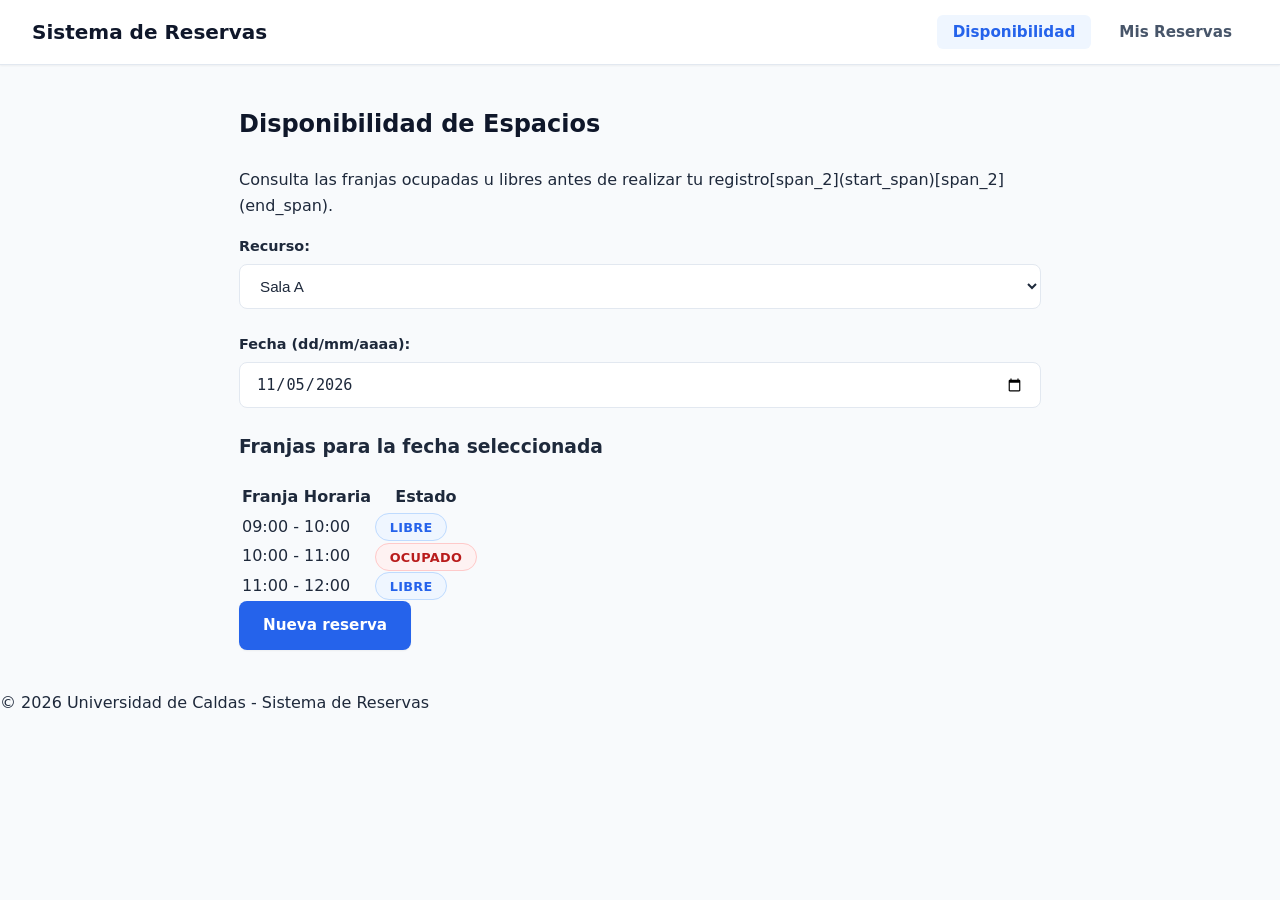
<file: index.html>
<!DOCTYPE html>
<html lang="es">
<head>
    <meta charset="UTF-8">
    <meta name="viewport" content="width=device-width, initial-scale=1.0">
    <title>Disponibilidad de Espacios - Sistema de Reservas</title>
    <link rel="stylesheet" href="css/styles.css">
</head>
<body>
    <header>
        <h1>Sistema de Reservas</h1>
        <nav aria-label="Navegación principal">
            <ul>
                <li><a href="index.html" aria-current="page">Disponibilidad</a></li>
                <li><a href="mis-reservas.html">Mis Reservas</a></li>
            </ul>
        </nav>
    </header>

    <main>
        <h2>Disponibilidad de Espacios</h2>
        <p class="descripcion-seccion">Consulta las franjas ocupadas u libres antes de realizar tu registro[span_2](start_span)[span_2](end_span).</p>

        <section class="filtros" aria-label="Filtros de búsqueda">
            <div class="campo">
                <label for="recurso-select">Recurso:</label>
                <select id="recurso-select">
                    <option value="sala-a">Sala A</option>
                    <option value="sala-b">Sala B</option>
                </select>
            </div>

            <div class="campo">
                <label for="fecha-select">Fecha (dd/mm/aaaa):</label>
                <input type="date" id="fecha-select" value="2026-11-05">
            </div>
        </section>

        <section class="grid-horarios" aria-label="Franjas horarias">
            <h3>Franjas para la fecha seleccionada</h3>
            <table class="tabla-disponibilidad">
                <thead>
                    <tr>
                        <th>Franja Horaria</th>
                        <th>Estado</th>
                    </tr>
                </thead>
                <tbody>
                    <tr>
                        <td>09:00 - 10:00</td>
                        <td><span class="badge libre">Libre</span></td>
                    </tr>
                    <tr>
                        <td>10:00 - 11:00</td>
                        <td><span class="badge ocupado">Ocupado</span></td>
                    </tr>
                    <tr>
                        <td>11:00 - 12:00</td>
                        <td><span class="badge libre">Libre</span></td>
                    </tr>
                </tbody>
            </table>
        </section>

        <section class="acciones">
            <a href="reservacion.html" class="btn-primario">Nueva reserva</a>
        </section>
    </main>

    <footer>
        <p>&copy; 2026 Universidad de Caldas - Sistema de Reservas</p>
    </footer>
    <script src="js/app.js"></script>
</body>
</html>
</file>
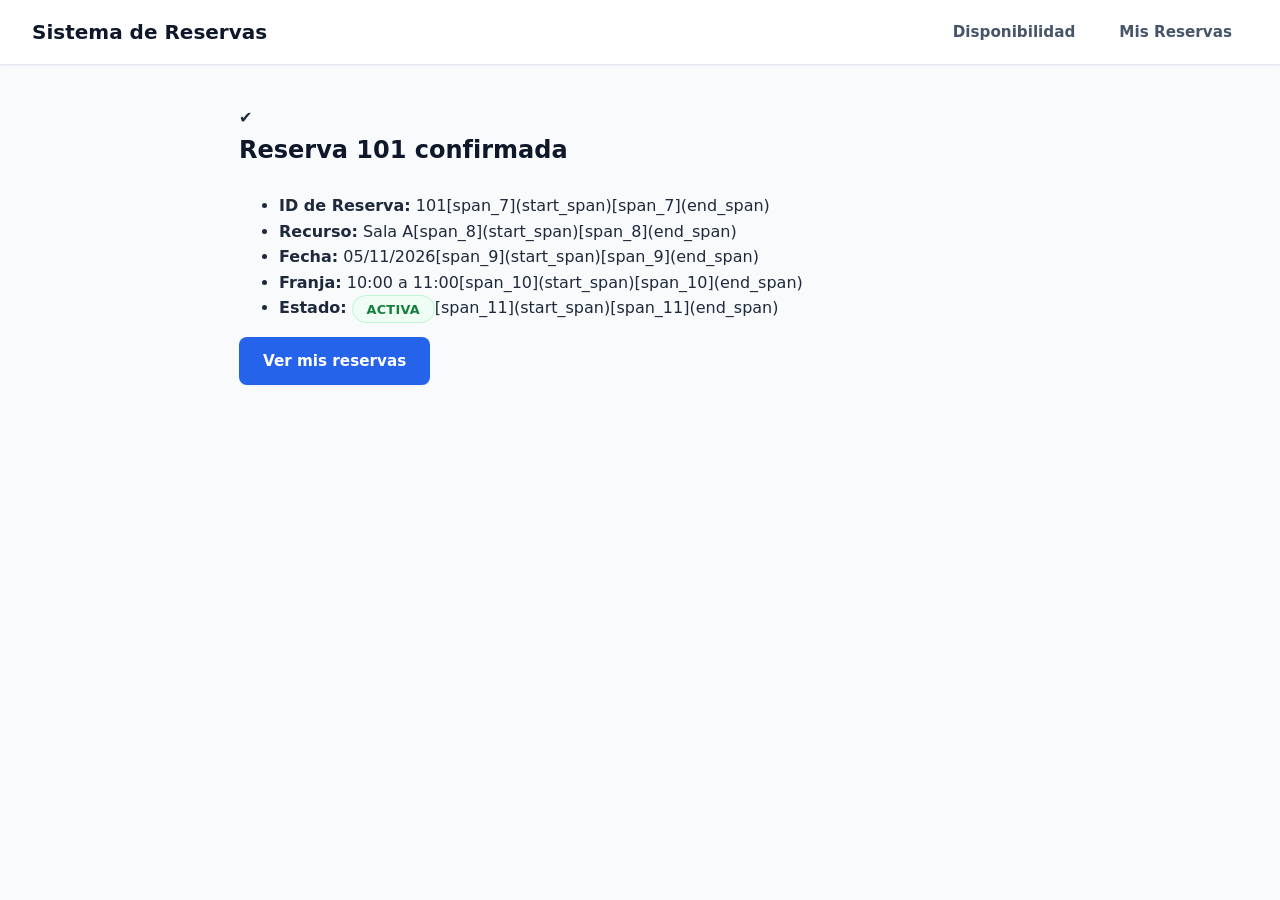
<file: confirmacion.html>
<!DOCTYPE html>
<html lang="es">
<head>
    <meta charset="UTF-8">
    <meta name="viewport" content="width=device-width, initial-scale=1.0">
    <title>Confirmación de Reserva - Sistema de Reservas</title>
    <link rel="stylesheet" href="css/styles.css">
</head>
<body>
    <header>
        <h1>Sistema de Reservas</h1>
        <nav aria-label="Navegación principal">
            <ul>
                <li><a href="index.html">Disponibilidad</a></li>
                <li><a href="mis-reservas.html">Mis Reservas</a></li>
            </ul>
        </nav>
    </header>

    <main class="contenedor-centrado">
        <div class="tarjeta-exito" role="region" aria-label="Resultado exitoso">
            <div class="icono-exito" aria-hidden="true">✔</div>
            <h2>Reserva 101 confirmada</h2>
            
            <ul class="resumen-lista">
                <li><strong>ID de Reserva:</strong> 101[span_7](start_span)[span_7](end_span)</li>
                <li><strong>Recurso:</strong> Sala A[span_8](start_span)[span_8](end_span)</li>
                <li><strong>Fecha:</strong> 05/11/2026[span_9](start_span)[span_9](end_span)</li>
                <li><strong>Franja:</strong> 10:00 a 11:00[span_10](start_span)[span_10](end_span)</li>
                <li><strong>Estado:</strong> <span class="badge activa">Activa</span>[span_11](start_span)[span_11](end_span)</li>
            </ul>

            <div class="acciones">
                <a href="mis-reservas.html" class="btn-primario">Ver mis reservas</a>
            </div>
        </div>
    </main>
    <script src="js/app.js"></script>
</body>
</html>
</file>
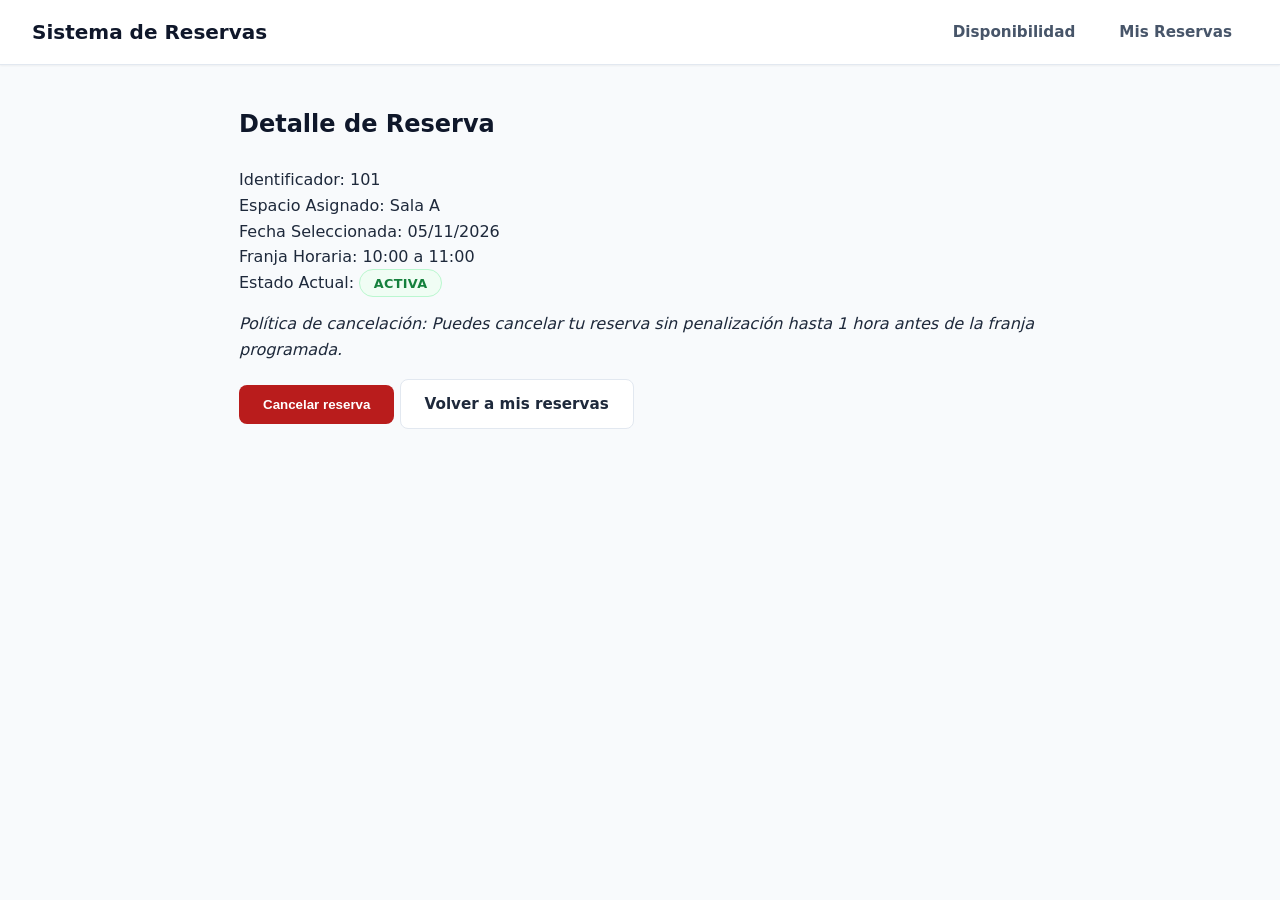
<file: detalle.html>
<!DOCTYPE html>
<html lang="es">
<head>
    <meta charset="UTF-8">
    <meta name="viewport" content="width=device-width, initial-scale=1.0">
    <title>Detalle de Reserva - Sistema de Reservas</title>
    <link rel="stylesheet" href="css/styles.css">
</head>
<body>
    <header>
        <h1>Sistema de Reservas</h1>
        <nav aria-label="Navegación principal">
            <ul>
                <li><a href="index.html">Disponibilidad</a></li>
                <li><a href="mis-reservas.html">Mis Reservas</a></li>
            </ul>
        </nav>
    </header>

    <main>
        <h2>Detalle de Reserva</h2>

        <section class="ficha-detalle" aria-label="Información completa de la reserva">
            <div class="grupo-detalle">
                <span class="etiqueta">Identificador:</span>
                <span class="valor">101</span>
            </div>
            <div class="grupo-detalle">
                <span class="etiqueta">Espacio Asignado:</span>
                <span class="valor">Sala A</span>
            </div>
            <div class="grupo-detalle">
                <span class="etiqueta">Fecha Seleccionada:</span>
                <span class="valor">05/11/2026</span>
            </div>
            <div class="grupo-detalle">
                <span class="etiqueta">Franja Horaria:</span>
                <span class="valor">10:00 a 11:00</span>
            </div>
            <div class="grupo-detalle">
                <span class="etiqueta">Estado Actual:</span>
                <span class="valor"><span class="badge activa">Activa</span></span>
            </div>

            <p class="nota-politica">
                <em>Política de cancelación: Puedes cancelar tu reserva sin penalización hasta 1 hora antes de la franja programada.</em>
            </p>
        </section>

        <section class="acciones-detalle">
            <button type="button" class="btn-peligro" onclick="alert('Reserva cancelada exitosamente')">Cancelar reserva</button>
            <a href="mis-reservas.html" class="btn-secundario">Volver a mis reservas</a>
        </section>
    </main>
    <script src="js/app.js"></script>
</body>
</html>
</file>
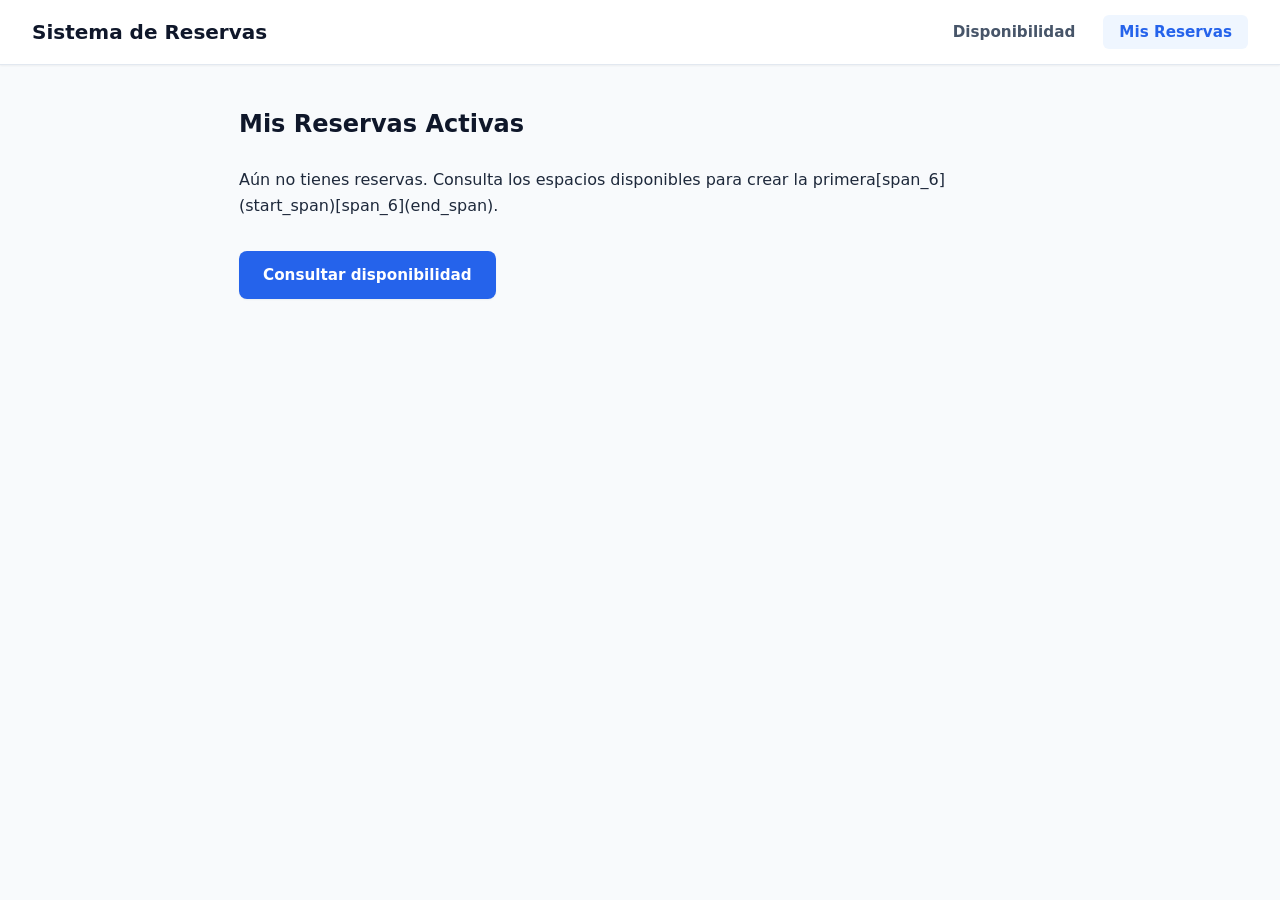
<file: mis-reservas.html>
<!DOCTYPE html>
<html lang="es">
<head>
    <meta charset="UTF-8">
    <meta name="viewport" content="width=device-width, initial-scale=1.0">
    <title>Mis Reservas - Sistema de Reservas</title>
    <link rel="stylesheet" href="css/styles.css">
</head>
<body>
    <header>
        <h1>Sistema de Reservas</h1>
        <nav aria-label="Navegación principal">
            <ul>
                <li><a href="index.html">Disponibilidad</a></li>
                <li><a href="mis-reservas.html" aria-current="page">Mis Reservas</a></li>
            </ul>
        </nav>
    </header>

    <main>
        <h2>Mis Reservas Activas</h2>

        <!-- LISTADO DE RESERVAS -->
        <div class="lista-tarjetas">
            <article class="tarjeta-reserva">
                <div class="info-reserva">
                    <span class="id-reserva">ID: 101</span>
                    <h3>Sala A</h3>
                    <p>Fecha: 05/11/2026 | 10:00 - 11:00</p>
                    <span class="badge activa">Activa</span>
                </div>
                <div class="acciones-tarjeta">
                    <a href="detalle.html" class="btn-secundario">Ver detalle</a>
                </div>
            </article>
        </div>

        <!-- 
          ESTADO VACÍO (P04_vacio): 
          Descomentar este bloque si el usuario no tiene registros previos[span_13](start_span)[span_13](end_span).
        -->
        <!--
        <div class="estado-vacio" style="display: none;">
            <p>Aún no tienes reservas. Consulta los espacios disponibles para crear la primera[span_14](start_span)[span_14](end_span).</p>
            <a href="index.html" class="btn-primario">Consultar disponibilidad</a>
        </div>
        -->
    </main>
    <script src="js/app.js"></script>
</body>
</html>
</file>
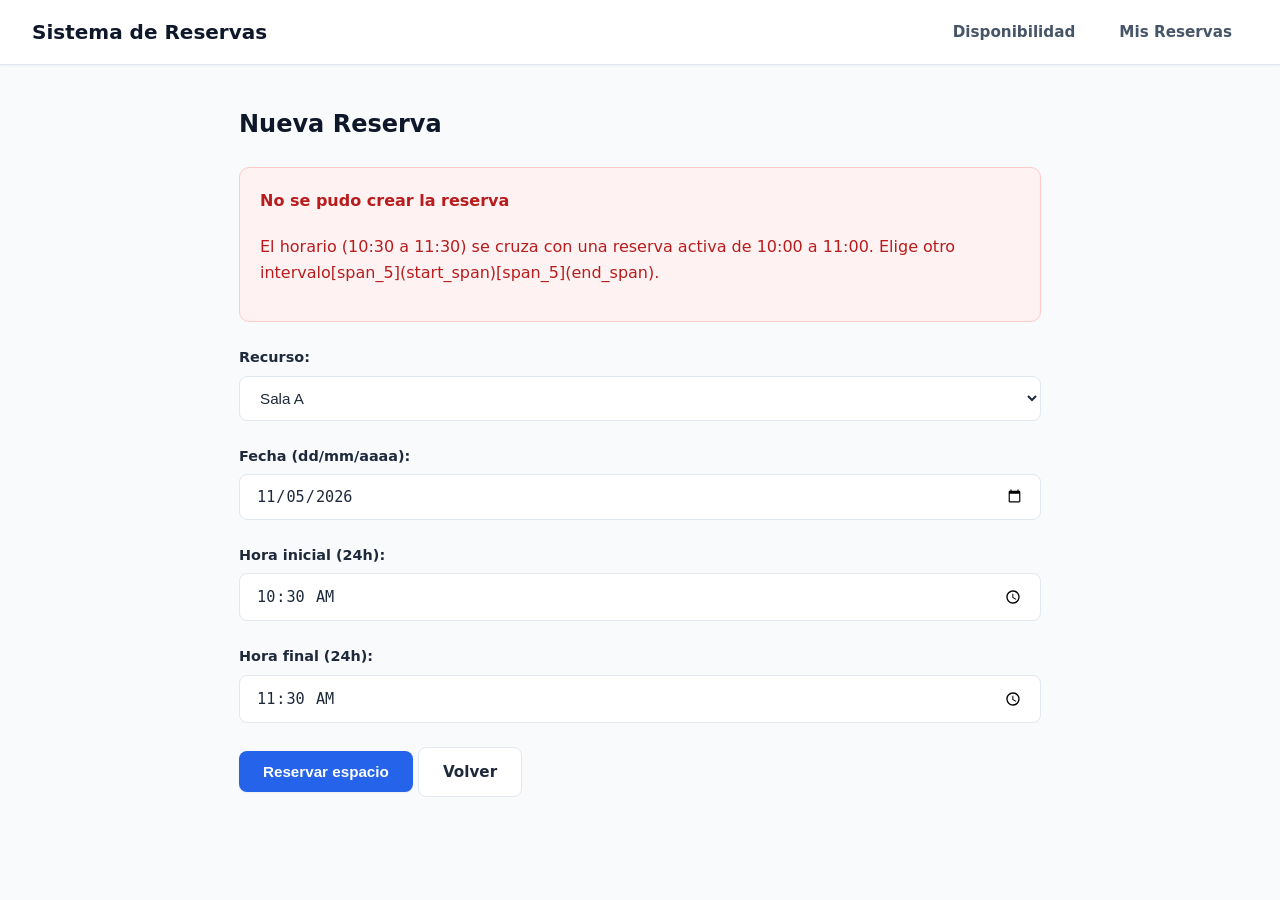
<file: reservacion.html>
<!DOCTYPE html>
<html lang="es">
<head>
    <meta charset="UTF-8">
    <meta name="viewport" content="width=device-width, initial-scale=1.0">
    <title>Nueva Reserva - Sistema de Reservas</title>
    <link rel="stylesheet" href="css/styles.css">
</head>
<body>
    <header>
        <h1>Sistema de Reservas</h1>
        <nav aria-label="Navegación principal">
            <ul>
                <li><a href="index.html">Disponibilidad</a></li>
                <li><a href="mis-reservas.html">Mis Reservas</a></li>
            </ul>
        </nav>
    </header>

    <main>
        <h2>Nueva Reserva</h2>

        <!-- Región accesible para errores (P02_error)[span_4](start_span)[span_4](end_span) -->
        <div id="mensaje-error" role="alert" aria-live="polite" class="alerta-error">
            <h3>No se pudo crear la reserva</h3>
            <p>El horario (10:30 a 11:30) se cruza con una reserva activa de 10:00 a 11:00. Elige otro intervalo[span_5](start_span)[span_5](end_span).</p>
        </div>

        <form id="form-reserva" action="confirmacion.html" method="GET">
            <div class="campo">
                <label for="recurso">Recurso:</label>
                <select id="recurso" name="recurso" required>
                    <option value="sala-a" selected>Sala A</option>
                    <option value="sala-b">Sala B</option>
                </select>
            </div>

            <div class="campo">
                <label for="fecha">Fecha (dd/mm/aaaa):</label>
                <input type="date" id="fecha" name="fecha" value="2026-11-05" required>
            </div>

            <div class="campo">
                <label for="hora-inicio">Hora inicial (24h):</label>
                <input type="time" id="hora-inicio" name="hora-inicio" value="10:30" required>
            </div>

            <div class="campo">
                <label for="hora-fin">Hora final (24h):</label>
                <input type="time" id="hora-fin" name="hora-fin" value="11:30" required>
            </div>

            <div class="acciones-form">
                <button type="submit" class="btn-primario">Reservar espacio</button>
                <a href="index.html" class="btn-secundario">Volver</a>
            </div>
        </form>
    </main>
    <script src="js/app.js"></script>
</body>
</html>
</file>
<file: css/styles.css>
/* ==========================================================================
   SISTEMA DE RESERVAS DE ESPACIOS - DESIGN SYSTEM (UI/UX MODERNIZADO)
   Universidad de Caldas • Cumplimiento WCAG 2.1 AA
   ========================================================================== */

:root {
    /* Paleta Principal */
    --primary-600: #2563eb;
    --primary-700: #1d4ed8;
    --primary-50: #eff6ff;
    
    /* Neutros */
    --slate-50: #f8fafc;
    --slate-100: #f1f5f9;
    --slate-200: #e2e8f0;
    --slate-600: #475569;
    --slate-800: #1e293b;
    --slate-900: #0f172a;

    /* Estados */
    --success-bg: #f0fdf4;
    --success-border: #bbf7d0;
    --success-text: #15803d;
    
    --danger-bg: #fef2f2;
    --danger-border: #fecaca;
    --danger-text: #b91c1c;

    /* Sombras Elevadas */
    --shadow-sm: 0 1px 2px 0 rgb(0 0 0 / 0.05);
    --shadow-md: 0 4px 6px -1px rgb(0 0 0 / 0.1), 0 2px 4px -2px rgb(0 0 0 / 0.1);
    --shadow-lg: 0 10px 15px -3px rgb(0 0 0 / 0.1), 0 4px 6px -4px rgb(0 0 0 / 0.1);

    --radius: 10px;
    --transition: all 0.2s ease-in-out;
}

/* Reset y Bases */
*, *::before, *::after { box-sizing: border-box; }

body {
    font-family: 'Inter', system-ui, -apple-system, BlinkMacSystemFont, "Segoe UI", Roboto, sans-serif;
    background-color: var(--slate-50);
    color: var(--slate-800);
    line-height: 1.6;
    margin: 0;
    padding: 0;
}

/* Encabezado Principal */
header {
    background-color: #ffffff;
    border-bottom: 1px solid var(--slate-200);
    padding: 1rem 2rem;
    box-shadow: var(--shadow-sm);
    display: flex;
    justify-content: space-between;
    align-items: center;
}

header h1 {
    font-size: 1.25rem;
    font-weight: 700;
    color: var(--slate-900);
    margin: 0;
    display: flex;
    align-items: center;
    gap: 8px;
}

header nav ul {
    list-style: none;
    display: flex;
    gap: 0.75rem;
    margin: 0;
    padding: 0;
}

header nav a {
    text-decoration: none;
    color: var(--slate-600);
    font-weight: 600;
    font-size: 0.95rem;
    padding: 0.5rem 1rem;
    border-radius: calc(var(--radius) - 4px);
    transition: var(--transition);
}

header nav a:hover {
    background-color: var(--slate-100);
    color: var(--primary-600);
}

header nav a[aria-current="page"] {
    background-color: var(--primary-50);
    color: var(--primary-600);
}

/* Foco de Accesibilidad Resaltado */
a:focus-visible, button:focus-visible, input:focus-visible, select:focus-visible {
    outline: 3px solid var(--primary-600) !important;
    outline-offset: 3px !important;
    border-radius: 4px;
}

/* Contenedor Principal */
main {
    max-width: 850px;
    margin: 2.5rem auto;
    padding: 0 1.5rem;
}

main h2 {
    font-size: 1.5rem;
    color: var(--slate-900);
    margin-top: 0;
    margin-bottom: 1.5rem;
}

/* Estructura de Formularios */
.form-card {
    background: #ffffff;
    border: 1px solid var(--slate-200);
    border-radius: var(--radius);
    padding: 2rem;
    box-shadow: var(--shadow-md);
}

.campo {
    margin-bottom: 1.5rem;
}

.campo label {
    display: block;
    font-weight: 600;
    font-size: 0.9rem;
    color: var(--slate-800);
    margin-bottom: 0.4rem;
}

input, select {
    width: 100%;
    padding: 0.75rem 1rem;
    border: 1px solid var(--slate-200);
    border-radius: calc(var(--radius) - 2px);
    font-size: 0.95rem;
    color: var(--slate-800);
    background-color: #ffffff;
    transition: var(--transition);
}

input:hover, select:hover {
    border-color: #cbd5e1;
}

/* Alertas Accesibles */
.alerta-error {
    background-color: var(--danger-bg);
    border: 1px solid var(--danger-border);
    color: var(--danger-text);
    padding: 1.25rem;
    border-radius: var(--radius);
    margin-bottom: 1.5rem;
    display: flex;
    flex-direction: column;
    gap: 4px;
}

.alerta-error h3 {
    margin: 0;
    font-size: 1rem;
    font-weight: 700;
}

/* Botones */
.btn-primario {
    background-color: var(--primary-600);
    color: #ffffff;
    padding: 0.75rem 1.5rem;
    text-decoration: none;
    border: none;
    border-radius: calc(var(--radius) - 2px);
    font-weight: 600;
    font-size: 0.95rem;
    cursor: pointer;
    display: inline-flex;
    align-items: center;
    justify-content: center;
    transition: var(--transition);
    box-shadow: var(--shadow-sm);
}

.btn-primario:hover {
    background-color: var(--primary-700);
    transform: translateY(-1px);
    box-shadow: var(--shadow-md);
}

.btn-secundario {
    background-color: #ffffff;
    color: var(--slate-800);
    border: 1px solid var(--slate-200);
    padding: 0.75rem 1.5rem;
    text-decoration: none;
    border-radius: calc(var(--radius) - 2px);
    font-weight: 600;
    font-size: 0.95rem;
    cursor: pointer;
    display: inline-flex;
    transition: var(--transition);
}

.btn-secundario:hover {
    background-color: var(--slate-100);
    border-color: #cbd5e1;
}

.btn-peligro {
    background-color: var(--danger-text);
    color: #ffffff;
    padding: 0.75rem 1.5rem;
    border: none;
    border-radius: calc(var(--radius) - 2px);
    font-weight: 600;
    cursor: pointer;
    transition: var(--transition);
}

.btn-peligro:hover {
    background-color: #991b1b;
}

/* Tarjetas y Badges */
.tarjeta-reserva {
    background: #ffffff;
    border: 1px solid var(--slate-200);
    border-radius: var(--radius);
    padding: 1.5rem;
    box-shadow: var(--shadow-sm);
    margin-bottom: 1rem;
    display: flex;
    justify-content: space-between;
    align-items: center;
    transition: var(--transition);
}

.tarjeta-reserva:hover {
    box-shadow: var(--shadow-md);
    border-color: #cbd5e1;
}

.badge {
    padding: 0.35rem 0.85rem;
    border-radius: 9999px;
    font-size: 0.8rem;
    font-weight: 700;
    text-transform: uppercase;
    letter-spacing: 0.025em;
}

.badge.activa { background-color: var(--success-bg); color: var(--success-text); border: 1px solid var(--success-border); }
.badge.ocupado { background-color: var(--danger-bg); color: var(--danger-text); border: 1px solid var(--danger-border); }
.badge.libre { background-color: var(--primary-50); color: var(--primary-600); border: 1px solid #bfdbfe; }
</file>
